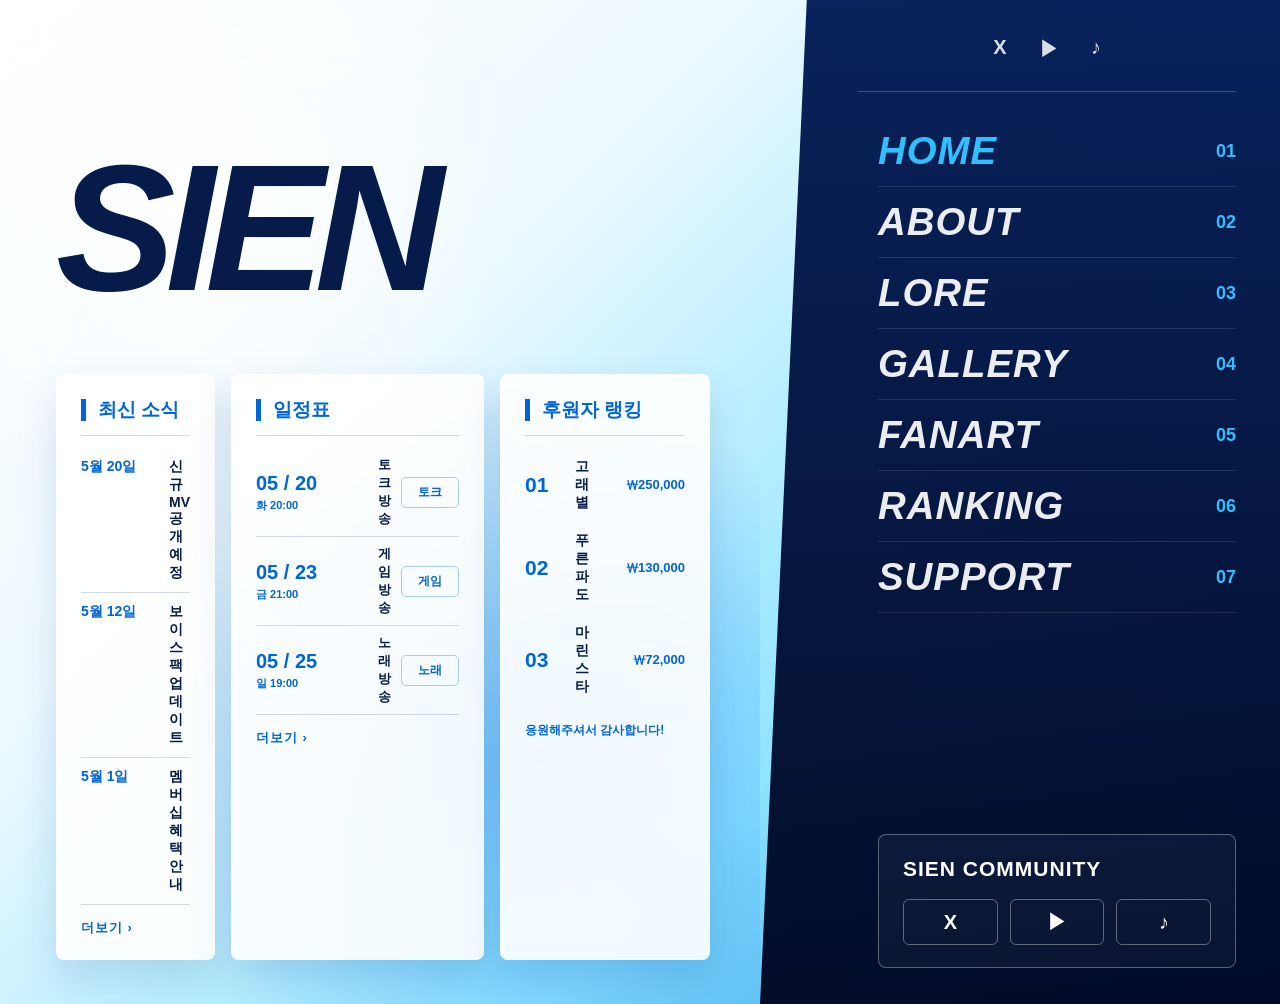
<file: index.html>
<!DOCTYPE html>
<html lang="ko">
<head>
  <meta charset="UTF-8" />
  <meta name="viewport" content="width=device-width, initial-scale=1.0" />

  <title>SIEN Official Site</title>

  <!-- 페이지 전환 물방울 애니메이션 CSS -->
  <link rel="stylesheet" href="transition.css" />

  <style>
    :root {
      --white: #f8fbff;
      --sky: #dff5ff;
      --cyan: #31bfff;
      --blue: #0065d8;
      --deep-blue: #061b4a;
      --navy: #020b24;
      --text: #071b46;
      --card: rgba(255, 255, 255, 0.9);
      --line: rgba(6, 27, 74, 0.16);
    }

    * {
      box-sizing: border-box;
    }

    html,
    body {
      margin: 0;
      min-height: 100%;
      font-family: Arial, Helvetica, sans-serif;
      color: var(--text);
    }

    body {
      background: linear-gradient(
        135deg,
        #ffffff 0%,
        #eefaff 32%,
        #8ee4ff 68%,
        #0074d9 100%
      );
      overflow-x: hidden;
    }

    a {
      text-decoration: none;
      color: inherit;
    }

    .page {
      min-height: 100vh;
      display: grid;
      grid-template-columns: minmax(0, 1fr) minmax(520px, 30vw);
    }

    .hero {
      position: relative;
      min-height: 100vh;
      padding: 42px 56px 44px;
      display: flex;
      flex-direction: column;
      justify-content: space-between;
      overflow: hidden;
    }

    .hero::before {
      content: "";
      position: absolute;
      inset: 0;
      background:
        radial-gradient(circle at 25% 20%, rgba(255,255,255,0.9), transparent 34%),
        radial-gradient(circle at 70% 75%, rgba(0,120,255,0.35), transparent 40%);
      pointer-events: none;
    }

    .hero-main {
      position: relative;
      z-index: 2;
      margin-top: 110px;
    }

    .hero-main h1 {
      margin: 0;
      font-size: clamp(110px, 14vw, 210px);
      line-height: 0.85;
      font-weight: 900;
      font-style: italic;
      letter-spacing: -10px;
      color: var(--deep-blue);
    }

    .cards {
      position: relative;
      z-index: 2;
      display: grid;
      grid-template-columns: 1.05fr 1.1fr 0.95fr;
      gap: 16px;
      margin-top: 70px;
    }

    .card {
      min-height: 200px;
      padding: 22px 24px;
      background: var(--card);
      border: 1px solid rgba(255,255,255,0.8);
      border-radius: 8px;
      box-shadow: 0 18px 40px rgba(3, 50, 112, 0.14);
      backdrop-filter: blur(10px);
    }

    .card-title {
      display: flex;
      align-items: center;
      gap: 12px;
      padding-bottom: 12px;
      border-bottom: 1px solid var(--line);
    }

    .card-title::before {
      content: "";
      width: 5px;
      height: 22px;
      background: var(--blue);
      display: block;
    }

    .card-title h2 {
      margin: 0;
      font-size: 19px;
      color: var(--blue);
    }

    .news-list,
    .schedule-list,
    .supporter-list {
      list-style: none;
      margin: 12px 0 0;
      padding: 0;
    }

    .news-list li {
      display: grid;
      grid-template-columns: 78px 1fr;
      gap: 10px;
      padding: 10px 0;
      border-bottom: 1px solid var(--line);
      font-size: 14px;
    }

    .news-list strong {
      color: var(--blue);
    }

    .news-list p {
      margin: 0;
      font-weight: 700;
    }

    .schedule-list li {
      display: grid;
      grid-template-columns: 112px 1fr 58px;
      align-items: center;
      gap: 10px;
      padding: 8px 0;
      border-bottom: 1px solid var(--line);
    }

    .date strong {
      display: block;
      color: var(--blue);
      font-size: 20px;
    }

    .date small {
      color: var(--blue);
      font-size: 11px;
      font-weight: 700;
    }

    .schedule-list p {
      margin: 0;
      font-size: 13px;
      font-weight: 800;
    }

    .schedule-list em {
      font-style: normal;
      text-align: center;
      padding: 6px 8px;
      border: 1px solid rgba(0,101,216,0.32);
      border-radius: 5px;
      color: var(--blue);
      font-size: 12px;
      font-weight: 800;
    }

    .supporter-list li {
      display: grid;
      grid-template-columns: 40px 1fr 86px;
      align-items: center;
      gap: 10px;
      padding: 10px 0;
    }

    .supporter-list strong {
      color: var(--blue);
      font-size: 21px;
    }

    .supporter-list p {
      margin: 0;
      font-size: 14px;
      font-weight: 800;
    }

    .supporter-list b {
      color: var(--blue);
      font-size: 13px;
      text-align: right;
    }

    .view-more {
      display: inline-block;
      margin-top: 14px;
      color: var(--blue);
      font-size: 13px;
      font-weight: 800;
      letter-spacing: 1px;
    }

    .thanks {
      margin: 16px 0 0;
      color: var(--blue);
      font-size: 12px;
      font-weight: 800;
    }

    .side-panel {
      position: relative;
      min-height: 100vh;
      padding: 36px 44px 36px 118px;
      color: white;
      background: linear-gradient(
        180deg,
        rgba(5, 30, 88, 0.98),
        rgba(1, 9, 37, 0.98)
      );
      clip-path: polygon(9% 0, 100% 0, 100% 100%, 0 100%);
      display: flex;
      flex-direction: column;
      justify-content: space-between;
    }

    .social {
      display: flex;
      justify-content: center;
      gap: 32px;
      padding-bottom: 28px;
      margin-left: -20px;
      border-bottom: 1px solid rgba(255,255,255,0.22);
      font-size: 20px;
      font-weight: 800;
    }

    .social a {
      transition: 0.2s;
      color: rgba(255,255,255,0.85);
    }

    .social a:hover {
      color: var(--cyan);
      transform: translateY(-3px);
    }

    .menu {
      margin-top: 24px;
    }

    .menu a {
      display: flex;
      align-items: center;
      justify-content: space-between;
      padding: 13px 0;
      border-bottom: 1px solid rgba(255,255,255,0.12);
      transition: 0.2s;
    }

    .menu span {
      font-size: clamp(30px, 3vw, 48px);
      font-weight: 900;
      font-style: italic;
      color: rgba(255,255,255,0.92);
      letter-spacing: 1px;
    }

    .menu small {
      color: var(--cyan);
      font-size: 18px;
      font-weight: 800;
    }

    .menu a.active span {
      color: var(--cyan);
    }

    .menu a:hover {
      transform: translateX(8px);
    }

    .menu a:hover span {
      color: var(--cyan);
    }

    .join-box {
      padding: 22px 24px;
      border: 1px solid rgba(255,255,255,0.32);
      border-radius: 8px;
      background: rgba(255,255,255,0.04);
    }

    .join-box h3 {
      margin: 0 0 18px;
      font-size: 21px;
      letter-spacing: 1px;
    }

    .join-icons {
      display: grid;
      grid-template-columns: repeat(3, 1fr);
      gap: 12px;
    }

    .join-icons a {
      height: 46px;
      display: grid;
      place-items: center;
      border: 1px solid rgba(255,255,255,0.35);
      border-radius: 6px;
      font-size: 20px;
      font-weight: 800;
      transition: 0.2s;
    }

    .join-icons a:hover {
      background: rgba(49,191,255,0.18);
      color: var(--cyan);
    }

    @media (max-width: 900px) {
      .page {
        grid-template-columns: 1fr;
      }

      .hero {
        min-height: auto;
        padding: 32px 24px;
      }

      .hero-main {
        margin-top: 60px;
      }

      .hero-main h1 {
        letter-spacing: -5px;
      }

      .cards {
        grid-template-columns: 1fr;
      }

      .side-panel {
        min-height: auto;
        clip-path: none;
        padding: 32px 24px;
      }

      .menu span {
        font-size: 36px;
      }

      .join-box {
        margin-top: 30px;
      }
    }
  </style>
</head>

<body>
  <main class="page">

    <section class="hero">
      <div class="hero-main">
        <h1>SIEN</h1>
      </div>

      <section class="cards">
        <article class="card">
          <div class="card-title">
            <h2>최신 소식</h2>
          </div>

          <ul class="news-list">
            <li>
              <strong>5월 20일</strong>
              <p>신규 MV 공개 예정</p>
            </li>
            <li>
              <strong>5월 12일</strong>
              <p>보이스팩 업데이트</p>
            </li>
            <li>
              <strong>5월 1일</strong>
              <p>멤버십 혜택 안내</p>
            </li>
          </ul>

          <a href="about.html" class="view-more">더보기 ›</a>
        </article>

        <article class="card">
          <div class="card-title">
            <h2>일정표</h2>
          </div>

          <ul class="schedule-list">
            <li>
              <div class="date">
                <strong>05 / 20</strong>
                <small>화 20:00</small>
              </div>
              <p>토크 방송</p>
              <em>토크</em>
            </li>

            <li>
              <div class="date">
                <strong>05 / 23</strong>
                <small>금 21:00</small>
              </div>
              <p>게임 방송</p>
              <em>게임</em>
            </li>

            <li>
              <div class="date">
                <strong>05 / 25</strong>
                <small>일 19:00</small>
              </div>
              <p>노래 방송</p>
              <em>노래</em>
            </li>
          </ul>

          <a href="about.html" class="view-more">더보기 ›</a>
        </article>

        <article class="card">
          <div class="card-title">
            <h2>후원자 랭킹</h2>
          </div>

          <ul class="supporter-list">
            <li>
              <strong>01</strong>
              <p>고래별</p>
              <b>₩250,000</b>
            </li>
            <li>
              <strong>02</strong>
              <p>푸른파도</p>
              <b>₩130,000</b>
            </li>
            <li>
              <strong>03</strong>
              <p>마린스타</p>
              <b>₩72,000</b>
            </li>
          </ul>

          <p class="thanks">응원해주셔서 감사합니다!</p>
        </article>
      </section>
    </section>

    <aside class="side-panel">
      <div>
        <div class="social">
          <a href="#" aria-label="X">X</a>
          <a href="#" aria-label="YouTube">▶</a>
          <a href="#" aria-label="TikTok">♪</a>
        </div>

        <nav class="menu">
          <a href="index.html" class="active">
            <span>HOME</span>
            <small>01</small>
          </a>
          <a href="about.html">
            <span>ABOUT</span>
            <small>02</small>
          </a>
          <a href="lore.html">
            <span>LORE</span>
            <small>03</small>
          </a>
          <a href="gallery.html">
            <span>GALLERY</span>
            <small>04</small>
          </a>
          <a href="fanart.html">
            <span>FANART</span>
            <small>05</small>
          </a>
          <a href="ranking.html">
            <span>RANKING</span>
            <small>06</small>
          </a>
          <a href="support.html">
            <span>SUPPORT</span>
            <small>07</small>
          </a>
        </nav>
      </div>

      <div class="join-box">
        <h3>SIEN COMMUNITY</h3>

        <div class="join-icons">
          <a href="#" aria-label="X">X</a>
          <a href="#" aria-label="YouTube">▶</a>
          <a href="#" aria-label="TikTok">♪</a>
        </div>
      </div>
    </aside>

  </main>

  <!-- 페이지 전환 물방울 애니메이션 JS -->
  <script src="transition.js"></script>
</body>
</html>
</file>
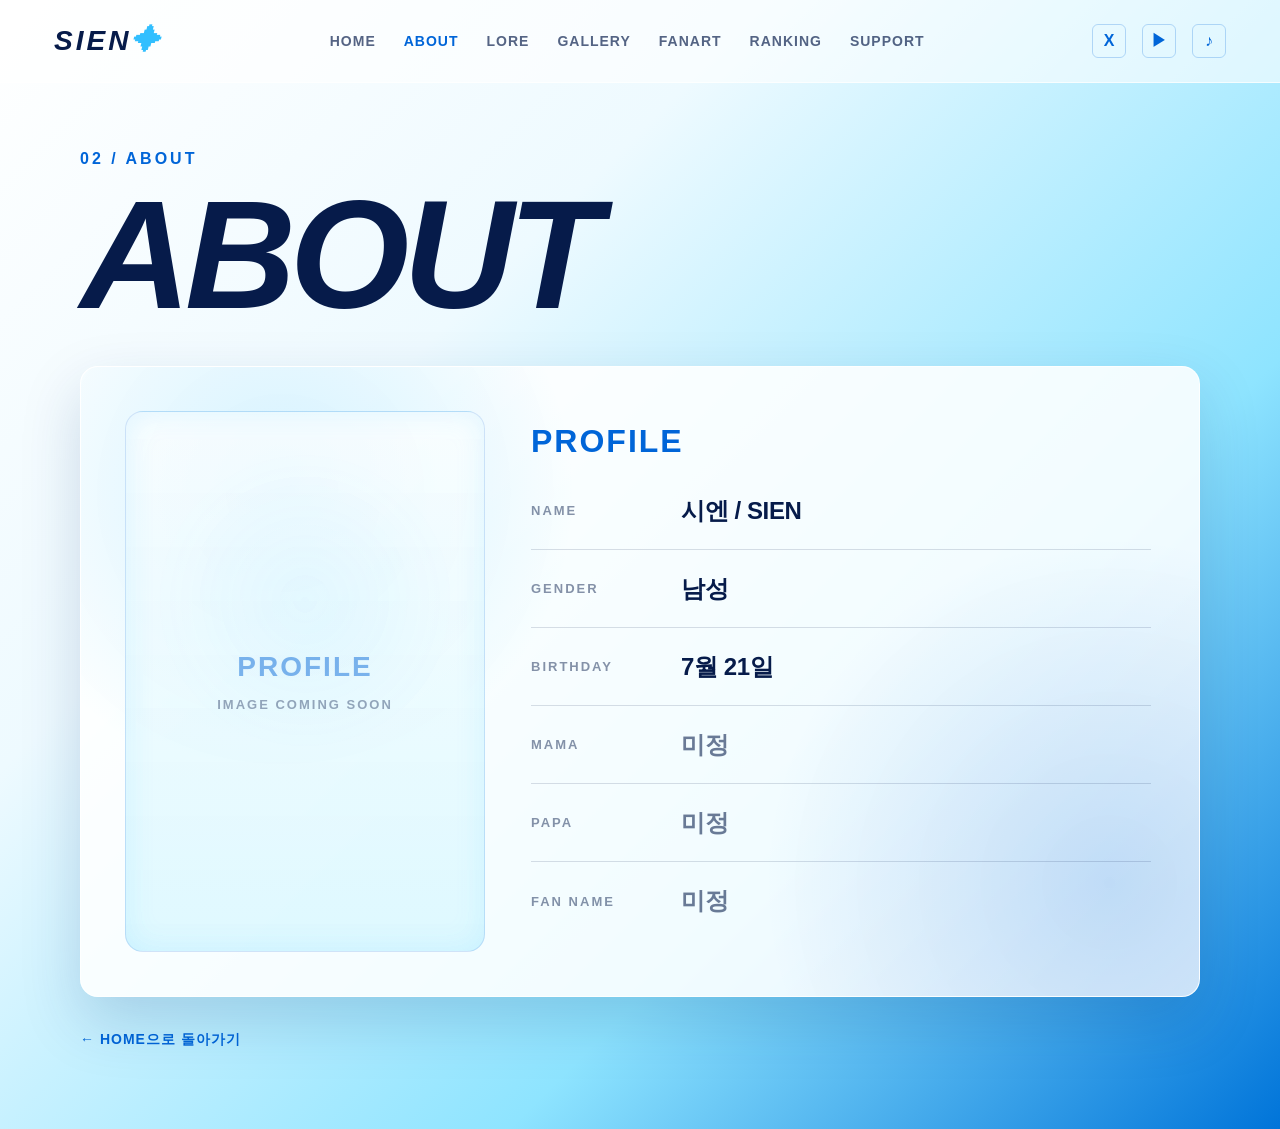
<file: about.html>
<!DOCTYPE html>
<html lang="ko">
<head>
  <meta charset="UTF-8" />
  <meta name="viewport" content="width=device-width, initial-scale=1.0" />

  <title>ABOUT | SIEN</title>

  <link rel="stylesheet" href="transition.css" />

  <style>
    :root {
      --cyan: #31bfff;
      --blue: #0065d8;
      --deep-blue: #061b4a;
      --text: #071b46;
      --card: rgba(255, 255, 255, 0.88);
      --line: rgba(6, 27, 74, 0.14);
    }

    * {
      box-sizing: border-box;
    }

    html,
    body {
      margin: 0;
      min-height: 100%;
      font-family: Arial, Helvetica, sans-serif;
      color: var(--text);
    }

    body {
      background: linear-gradient(
        135deg,
        #ffffff 0%,
        #eefaff 32%,
        #8ee4ff 68%,
        #0074d9 100%
      );
      overflow-x: hidden;
      animation: pageEnter 0.55s ease forwards;
    }

    a {
      text-decoration: none;
      color: inherit;
    }

    @keyframes pageEnter {
      from {
        opacity: 0;
        transform: translateY(24px);
      }

      to {
        opacity: 1;
        transform: translateY(0);
      }
    }

    .top-nav {
      position: fixed;
      top: 0;
      left: 0;
      z-index: 20;
      width: 100%;
      padding: 24px 54px;

      display: flex;
      justify-content: space-between;
      align-items: center;

      background: rgba(255, 255, 255, 0.58);
      border-bottom: 1px solid rgba(255, 255, 255, 0.7);
      backdrop-filter: blur(14px);
    }

    .logo {
      font-size: 28px;
      font-weight: 900;
      font-style: italic;
      letter-spacing: 3px;
      color: var(--deep-blue);
    }

    .logo span {
      color: var(--cyan);
    }

    .menu {
      display: flex;
      align-items: center;
      gap: 28px;
    }

    .menu a {
      font-size: 14px;
      font-weight: 900;
      letter-spacing: 1px;
      color: rgba(6, 27, 74, 0.68);
      transition: 0.2s;
    }

    .menu a:hover,
    .menu a.active {
      color: var(--blue);
    }

    .social {
      display: flex;
      gap: 16px;
    }

    .social a {
      width: 34px;
      height: 34px;
      display: grid;
      place-items: center;

      border: 1px solid rgba(0, 101, 216, 0.24);
      border-radius: 6px;

      color: var(--blue);
      font-weight: 900;
      transition: 0.2s;
    }

    .social a:hover {
      background: var(--blue);
      color: white;
      transform: translateY(-2px);
    }

    .page {
      min-height: 100vh;
      padding: 150px 72px 80px;
      display: flex;
      align-items: center;
      justify-content: center;
    }

    .content {
      width: min(1120px, 100%);
    }

    .page-label {
      margin-bottom: 18px;
      color: var(--blue);
      font-size: 16px;
      font-weight: 900;
      letter-spacing: 3px;
    }

    h1 {
      margin: 0;
      font-size: clamp(72px, 12vw, 170px);
      line-height: 0.9;
      font-weight: 900;
      font-style: italic;
      letter-spacing: -6px;
      color: var(--deep-blue);
    }

    .profile-card {
      margin-top: 42px;
      padding: 44px;

      display: grid;
      grid-template-columns: 360px 1fr;
      gap: 42px;
      align-items: stretch;

      background: var(--card);
      border: 1px solid rgba(255, 255, 255, 0.82);
      border-radius: 18px;
      box-shadow: 0 24px 60px rgba(3, 50, 112, 0.17);
      backdrop-filter: blur(12px);
      position: relative;
      overflow: hidden;
    }

    .profile-card::before {
      content: "";
      position: absolute;
      inset: 0;
      background:
        radial-gradient(circle at 18% 20%, rgba(49, 191, 255, 0.22), transparent 28%),
        radial-gradient(circle at 92% 82%, rgba(0, 101, 216, 0.18), transparent 30%);
      pointer-events: none;
    }

    .profile-image-box,
    .profile-info {
      position: relative;
      z-index: 1;
    }

    .profile-image-box {
      min-height: 460px;
      border-radius: 18px;
      border: 1px solid rgba(0, 101, 216, 0.18);
      background:
        linear-gradient(180deg, rgba(255, 255, 255, 0.72), rgba(213, 246, 255, 0.76)),
        radial-gradient(circle at 50% 35%, rgba(49, 191, 255, 0.22), transparent 38%);

      display: flex;
      align-items: center;
      justify-content: center;
      overflow: hidden;
      box-shadow: inset 0 0 30px rgba(49, 191, 255, 0.13);
    }

    .profile-image-box img {
      width: 100%;
      height: 100%;
      object-fit: cover;
      display: block;
    }

    .image-placeholder {
      text-align: center;
      color: rgba(6, 27, 74, 0.38);
      font-weight: 900;
      letter-spacing: 2px;
    }

    .image-placeholder strong {
      display: block;
      margin-bottom: 12px;
      font-size: 28px;
      color: rgba(0, 101, 216, 0.48);
    }

    .image-placeholder span {
      font-size: 13px;
    }

    .profile-info {
      padding: 12px 4px;
      display: flex;
      flex-direction: column;
      justify-content: center;
    }

    .profile-title {
      margin: 0 0 28px;
      color: var(--blue);
      font-size: 32px;
      font-weight: 900;
      letter-spacing: 2px;
    }

    .profile-list {
      display: grid;
      gap: 16px;
    }

    .profile-row {
      min-height: 62px;
      padding: 0 0 16px;
      display: grid;
      grid-template-columns: 150px 1fr;
      align-items: center;
      border-bottom: 1px solid var(--line);
    }

    .profile-row:last-child {
      border-bottom: none;
    }

    .profile-key {
      color: rgba(6, 27, 74, 0.48);
      font-size: 13px;
      font-weight: 900;
      letter-spacing: 2px;
    }

    .profile-value {
      color: var(--deep-blue);
      font-size: 24px;
      font-weight: 900;
      letter-spacing: -0.4px;
    }

    .profile-value.pending {
      color: rgba(6, 27, 74, 0.58);
    }

    .back-link {
      display: inline-block;
      margin-top: 34px;
      color: var(--blue);
      font-size: 14px;
      font-weight: 900;
      letter-spacing: 1px;
    }

    .back-link:hover {
      text-decoration: underline;
    }

    @media (max-width: 980px) {
      .top-nav {
        position: static;
        flex-direction: column;
        gap: 20px;
        padding: 24px;
      }

      .menu {
        flex-wrap: wrap;
        justify-content: center;
        gap: 16px;
      }

      .page {
        padding: 70px 24px;
      }

      h1 {
        letter-spacing: -3px;
      }

      .profile-card {
        grid-template-columns: 1fr;
        padding: 28px;
        gap: 28px;
      }

      .profile-image-box {
        min-height: 380px;
      }

      .profile-row {
        grid-template-columns: 120px 1fr;
      }

      .profile-value {
        font-size: 20px;
      }
    }

    @media (max-width: 560px) {
      .profile-card {
        padding: 22px;
      }

      .profile-row {
        grid-template-columns: 1fr;
        gap: 6px;
      }

      .profile-key {
        font-size: 12px;
      }

      .profile-value {
        font-size: 19px;
      }
    }
  </style>
</head>

<body>
  <header class="top-nav">
    <a href="index.html" class="logo">SIEN<span>✦</span></a>

    <nav class="menu">
      <a href="index.html">HOME</a>
      <a href="about.html" class="active">ABOUT</a>
      <a href="lore.html">LORE</a>
      <a href="gallery.html">GALLERY</a>
      <a href="fanart.html">FANART</a>
      <a href="ranking.html">RANKING</a>
      <a href="support.html">SUPPORT</a>
    </nav>

    <div class="social">
      <a href="#" aria-label="X">X</a>
      <a href="#" aria-label="YouTube">▶</a>
      <a href="#" aria-label="TikTok">♪</a>
    </div>
  </header>

  <main class="page">
    <section class="content">
      <div class="page-label">02 / ABOUT</div>
      <h1>ABOUT</h1>

      <div class="profile-card">
        <div class="profile-image-box">
          <!-- 프로필 이미지가 생기면 아래 주석을 풀고 이미지 파일명을 맞춰줘 -->
          <!-- <img src="profile.png" alt="SIEN 프로필 이미지" /> -->

          <div class="image-placeholder">
            <strong>PROFILE</strong>
            <span>IMAGE COMING SOON</span>
          </div>
        </div>

        <div class="profile-info">
          <h2 class="profile-title">PROFILE</h2>

          <div class="profile-list">
            <div class="profile-row">
              <div class="profile-key">NAME</div>
              <div class="profile-value">시엔 / SIEN</div>
            </div>

            <div class="profile-row">
              <div class="profile-key">GENDER</div>
              <div class="profile-value">남성</div>
            </div>

            <div class="profile-row">
              <div class="profile-key">BIRTHDAY</div>
              <div class="profile-value">7월 21일</div>
            </div>

            <div class="profile-row">
              <div class="profile-key">MAMA</div>
              <div class="profile-value pending">미정</div>
            </div>

            <div class="profile-row">
              <div class="profile-key">PAPA</div>
              <div class="profile-value pending">미정</div>
            </div>

            <div class="profile-row">
              <div class="profile-key">FAN NAME</div>
              <div class="profile-value pending">미정</div>
            </div>
          </div>
        </div>
      </div>

      <a href="index.html" class="back-link">← HOME으로 돌아가기</a>
    </section>
  </main>

  <script src="transition.js"></script>
</body>
</html>
</file>
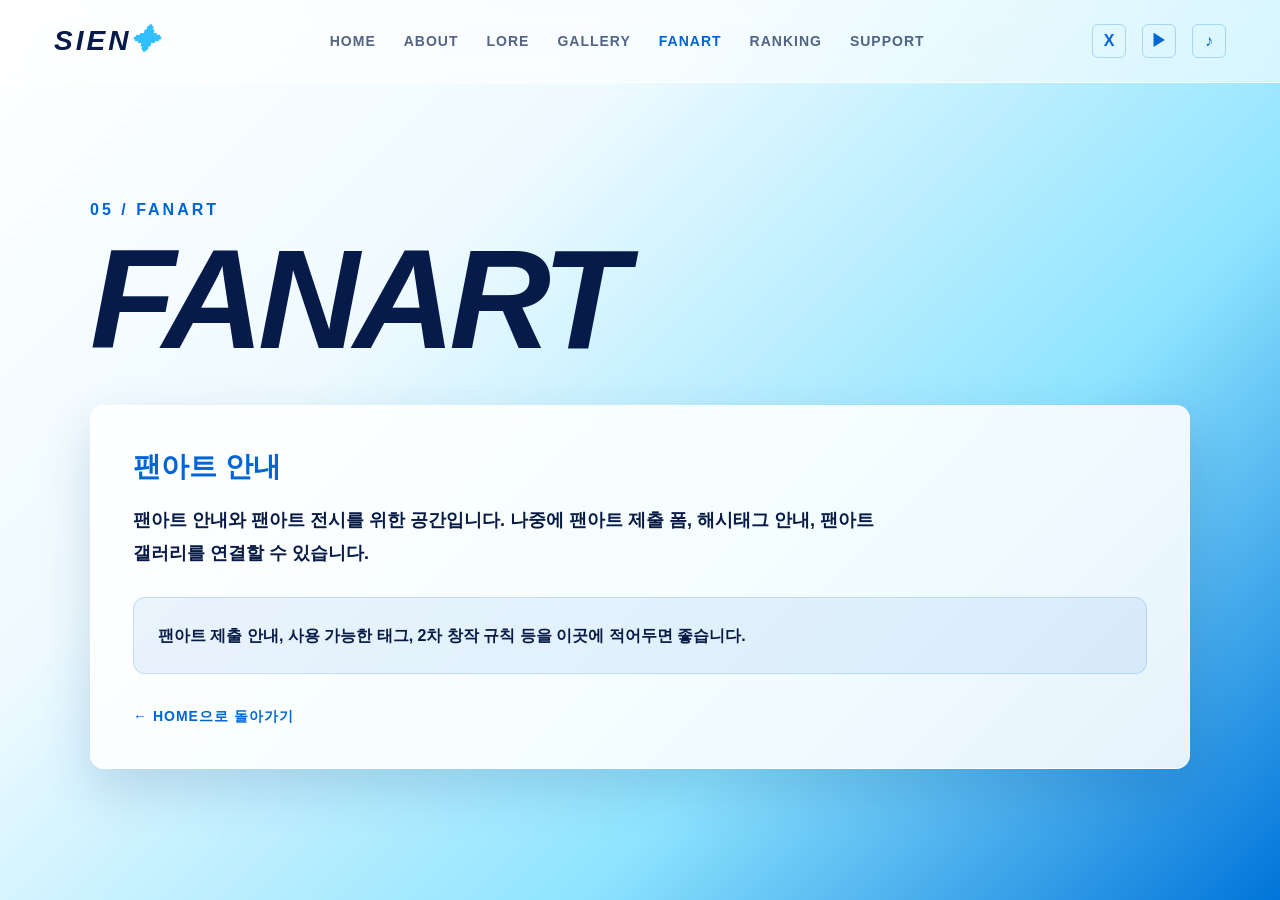
<file: fanart.html>
<!DOCTYPE html>
<html lang="ko">
<head>
  <meta charset="UTF-8" />
  <meta name="viewport" content="width=device-width, initial-scale=1.0" />

  <title>FANART | SIEN</title>

  
  <link rel="stylesheet" href="transition.css" />
<style>
    :root {
      --cyan: #31bfff;
      --blue: #0065d8;
      --deep-blue: #061b4a;
      --text: #071b46;
      --card: rgba(255, 255, 255, 0.88);
      --line: rgba(6, 27, 74, 0.14);
    }

    * {
      box-sizing: border-box;
    }

    html,
    body {
      margin: 0;
      min-height: 100%;
      font-family: Arial, Helvetica, sans-serif;
      color: var(--text);
    }

    body {
      background: linear-gradient(
        135deg,
        #ffffff 0%,
        #eefaff 32%,
        #8ee4ff 68%,
        #0074d9 100%
      );
      overflow-x: hidden;
      animation: pageEnter 0.55s ease forwards;
    }

    body.is-leaving {
      animation: pageLeave 0.35s ease forwards;
    }

    a {
      text-decoration: none;
      color: inherit;
    }

    @keyframes pageEnter {
      from {
        opacity: 0;
        transform: translateY(24px);
      }

      to {
        opacity: 1;
        transform: translateY(0);
      }
    }

    @keyframes pageLeave {
      from {
        opacity: 1;
        transform: translateY(0);
      }

      to {
        opacity: 0;
        transform: translateY(-18px);
      }
    }

    .top-nav {
      position: fixed;
      top: 0;
      left: 0;
      z-index: 20;
      width: 100%;
      padding: 24px 54px;

      display: flex;
      justify-content: space-between;
      align-items: center;

      background: rgba(255, 255, 255, 0.58);
      border-bottom: 1px solid rgba(255, 255, 255, 0.7);
      backdrop-filter: blur(14px);
    }

    .logo {
      font-size: 28px;
      font-weight: 900;
      font-style: italic;
      letter-spacing: 3px;
      color: var(--deep-blue);
    }

    .logo span {
      color: var(--cyan);
    }

    .menu {
      display: flex;
      align-items: center;
      gap: 28px;
    }

    .menu a {
      font-size: 14px;
      font-weight: 900;
      letter-spacing: 1px;
      color: rgba(6, 27, 74, 0.68);
      transition: 0.2s;
    }

    .menu a:hover,
    .menu a.active {
      color: var(--blue);
    }

    .social {
      display: flex;
      gap: 16px;
    }

    .social a {
      width: 34px;
      height: 34px;
      display: grid;
      place-items: center;

      border: 1px solid rgba(0, 101, 216, 0.24);
      border-radius: 6px;

      color: var(--blue);
      font-weight: 900;
      transition: 0.2s;
    }

    .social a:hover {
      background: var(--blue);
      color: white;
      transform: translateY(-2px);
    }

    .page {
      min-height: 100vh;
      padding: 150px 72px 80px;
      display: flex;
      align-items: center;
      justify-content: center;
    }

    .content {
      width: min(1100px, 100%);
    }

    .page-label {
      margin-bottom: 18px;
      color: var(--blue);
      font-size: 16px;
      font-weight: 900;
      letter-spacing: 3px;
    }

    h1 {
      margin: 0;
      font-size: clamp(68px, 11vw, 160px);
      line-height: 0.9;
      font-weight: 900;
      font-style: italic;
      letter-spacing: -6px;
      color: var(--deep-blue);
    }

    .content-card {
      margin-top: 42px;
      padding: 42px;

      background: var(--card);
      border: 1px solid rgba(255, 255, 255, 0.8);
      border-radius: 14px;
      box-shadow: 0 20px 50px rgba(3, 50, 112, 0.16);
      backdrop-filter: blur(12px);
    }

    .content-card h2 {
      margin: 0 0 18px;
      font-size: 28px;
      color: var(--blue);
    }

    .content-card p {
      margin: 0;
      max-width: 760px;
      font-size: 18px;
      line-height: 1.8;
      font-weight: 600;
    }

    .notice {
      margin-top: 28px;
      padding: 24px;
      border-radius: 12px;
      background: rgba(0, 101, 216, 0.08);
      border: 1px solid rgba(0, 101, 216, 0.16);
      font-weight: 700;
      line-height: 1.7;
    }

    .back-link {
      display: inline-block;
      margin-top: 34px;
      color: var(--blue);
      font-size: 14px;
      font-weight: 900;
      letter-spacing: 1px;
    }

    @media (max-width: 900px) {
      .top-nav {
        position: static;
        flex-direction: column;
        gap: 20px;
        padding: 24px;
      }

      .menu {
        flex-wrap: wrap;
        justify-content: center;
        gap: 16px;
      }

      .page {
        padding: 70px 24px;
      }

      h1 {
        letter-spacing: -3px;
      }

      .content-card {
        padding: 28px;
      }
    }
  </style>
</head>

<body>
  <header class="top-nav">
    <a href="index.html" class="logo">SIEN<span>✦</span></a>

    <nav class="menu">
      <a href="index.html">HOME</a>
      <a href="about.html">ABOUT</a>
      <a href="lore.html">LORE</a>
      <a href="gallery.html">GALLERY</a>
      <a href="fanart.html" class="active">FANART</a>
      <a href="ranking.html">RANKING</a>
      <a href="support.html">SUPPORT</a>
    </nav>

    <div class="social">
      <a href="#" aria-label="X">X</a>
      <a href="#" aria-label="YouTube">▶</a>
      <a href="#" aria-label="TikTok">♪</a>
    </div>
  </header>

  <main class="page">
    <section class="content">
      <div class="page-label">05 / FANART</div>
      <h1>FANART</h1>

      <div class="content-card">
        <h2>팬아트 안내</h2>
        <p>
          팬아트 안내와 팬아트 전시를 위한 공간입니다.
          나중에 팬아트 제출 폼, 해시태그 안내, 팬아트 갤러리를 연결할 수 있습니다.
        </p>

        <div class="notice">
          팬아트 제출 안내, 사용 가능한 태그, 2차 창작 규칙 등을 이곳에 적어두면 좋습니다.
        </div>

        <a href="index.html" class="back-link">← HOME으로 돌아가기</a>
      </div>
    </section>
  </main>
  <script src="transition.js"></script>
</body>
</html>
</file>
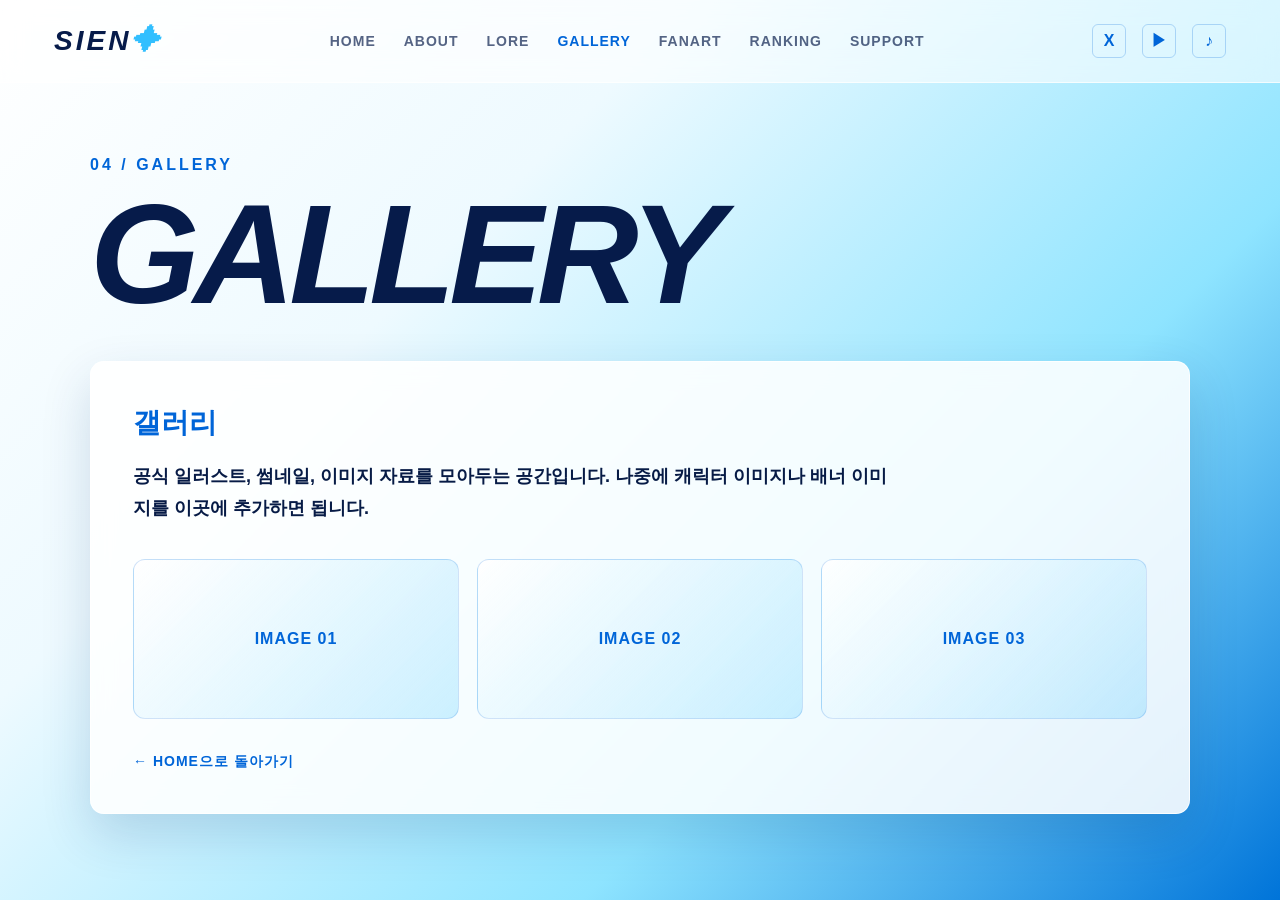
<file: gallery.html>
<!DOCTYPE html>
<html lang="ko">
<head>
  <meta charset="UTF-8" />
  <meta name="viewport" content="width=device-width, initial-scale=1.0" />

  <title>GALLERY | SIEN</title>

  
  <link rel="stylesheet" href="transition.css" />
<style>
    :root {
      --cyan: #31bfff;
      --blue: #0065d8;
      --deep-blue: #061b4a;
      --text: #071b46;
      --card: rgba(255, 255, 255, 0.88);
      --line: rgba(6, 27, 74, 0.14);
    }

    * {
      box-sizing: border-box;
    }

    html,
    body {
      margin: 0;
      min-height: 100%;
      font-family: Arial, Helvetica, sans-serif;
      color: var(--text);
    }

    body {
      background: linear-gradient(
        135deg,
        #ffffff 0%,
        #eefaff 32%,
        #8ee4ff 68%,
        #0074d9 100%
      );
      overflow-x: hidden;
      animation: pageEnter 0.55s ease forwards;
    }

    body.is-leaving {
      animation: pageLeave 0.35s ease forwards;
    }

    a {
      text-decoration: none;
      color: inherit;
    }

    @keyframes pageEnter {
      from {
        opacity: 0;
        transform: translateY(24px);
      }

      to {
        opacity: 1;
        transform: translateY(0);
      }
    }

    @keyframes pageLeave {
      from {
        opacity: 1;
        transform: translateY(0);
      }

      to {
        opacity: 0;
        transform: translateY(-18px);
      }
    }

    .top-nav {
      position: fixed;
      top: 0;
      left: 0;
      z-index: 20;
      width: 100%;
      padding: 24px 54px;

      display: flex;
      justify-content: space-between;
      align-items: center;

      background: rgba(255, 255, 255, 0.58);
      border-bottom: 1px solid rgba(255, 255, 255, 0.7);
      backdrop-filter: blur(14px);
    }

    .logo {
      font-size: 28px;
      font-weight: 900;
      font-style: italic;
      letter-spacing: 3px;
      color: var(--deep-blue);
    }

    .logo span {
      color: var(--cyan);
    }

    .menu {
      display: flex;
      align-items: center;
      gap: 28px;
    }

    .menu a {
      font-size: 14px;
      font-weight: 900;
      letter-spacing: 1px;
      color: rgba(6, 27, 74, 0.68);
      transition: 0.2s;
    }

    .menu a:hover,
    .menu a.active {
      color: var(--blue);
    }

    .social {
      display: flex;
      gap: 16px;
    }

    .social a {
      width: 34px;
      height: 34px;
      display: grid;
      place-items: center;

      border: 1px solid rgba(0, 101, 216, 0.24);
      border-radius: 6px;

      color: var(--blue);
      font-weight: 900;
      transition: 0.2s;
    }

    .social a:hover {
      background: var(--blue);
      color: white;
      transform: translateY(-2px);
    }

    .page {
      min-height: 100vh;
      padding: 150px 72px 80px;
      display: flex;
      align-items: center;
      justify-content: center;
    }

    .content {
      width: min(1100px, 100%);
    }

    .page-label {
      margin-bottom: 18px;
      color: var(--blue);
      font-size: 16px;
      font-weight: 900;
      letter-spacing: 3px;
    }

    h1 {
      margin: 0;
      font-size: clamp(68px, 11vw, 160px);
      line-height: 0.9;
      font-weight: 900;
      font-style: italic;
      letter-spacing: -6px;
      color: var(--deep-blue);
    }

    .content-card {
      margin-top: 42px;
      padding: 42px;

      background: var(--card);
      border: 1px solid rgba(255, 255, 255, 0.8);
      border-radius: 14px;
      box-shadow: 0 20px 50px rgba(3, 50, 112, 0.16);
      backdrop-filter: blur(12px);
    }

    .content-card h2 {
      margin: 0 0 18px;
      font-size: 28px;
      color: var(--blue);
    }

    .content-card p {
      margin: 0;
      max-width: 760px;
      font-size: 18px;
      line-height: 1.8;
      font-weight: 600;
    }

    .gallery-grid {
      margin-top: 34px;
      display: grid;
      grid-template-columns: repeat(3, 1fr);
      gap: 18px;
    }

    .gallery-item {
      height: 160px;
      border-radius: 12px;
      border: 1px solid rgba(0, 101, 216, 0.18);
      background: linear-gradient(
        135deg,
        rgba(255, 255, 255, 0.9),
        rgba(49, 191, 255, 0.22)
      );
      display: grid;
      place-items: center;
      color: var(--blue);
      font-weight: 900;
      letter-spacing: 1px;
    }

    .back-link {
      display: inline-block;
      margin-top: 34px;
      color: var(--blue);
      font-size: 14px;
      font-weight: 900;
      letter-spacing: 1px;
    }

    @media (max-width: 900px) {
      .top-nav {
        position: static;
        flex-direction: column;
        gap: 20px;
        padding: 24px;
      }

      .menu {
        flex-wrap: wrap;
        justify-content: center;
        gap: 16px;
      }

      .page {
        padding: 70px 24px;
      }

      h1 {
        letter-spacing: -3px;
      }

      .content-card {
        padding: 28px;
      }

      .gallery-grid {
        grid-template-columns: 1fr;
      }
    }
  </style>
</head>

<body>
  <header class="top-nav">
    <a href="index.html" class="logo">SIEN<span>✦</span></a>

    <nav class="menu">
      <a href="index.html">HOME</a>
      <a href="about.html">ABOUT</a>
      <a href="lore.html">LORE</a>
      <a href="gallery.html" class="active">GALLERY</a>
      <a href="fanart.html">FANART</a>
      <a href="ranking.html">RANKING</a>
      <a href="support.html">SUPPORT</a>
    </nav>

    <div class="social">
      <a href="#" aria-label="X">X</a>
      <a href="#" aria-label="YouTube">▶</a>
      <a href="#" aria-label="TikTok">♪</a>
    </div>
  </header>

  <main class="page">
    <section class="content">
      <div class="page-label">04 / GALLERY</div>
      <h1>GALLERY</h1>

      <div class="content-card">
        <h2>갤러리</h2>
        <p>
          공식 일러스트, 썸네일, 이미지 자료를 모아두는 공간입니다.
          나중에 캐릭터 이미지나 배너 이미지를 이곳에 추가하면 됩니다.
        </p>

        <div class="gallery-grid">
          <div class="gallery-item">IMAGE 01</div>
          <div class="gallery-item">IMAGE 02</div>
          <div class="gallery-item">IMAGE 03</div>
        </div>

        <a href="index.html" class="back-link">← HOME으로 돌아가기</a>
      </div>
    </section>
  </main>
  <script src="transition.js"></script>
</body>
</html>
</file>
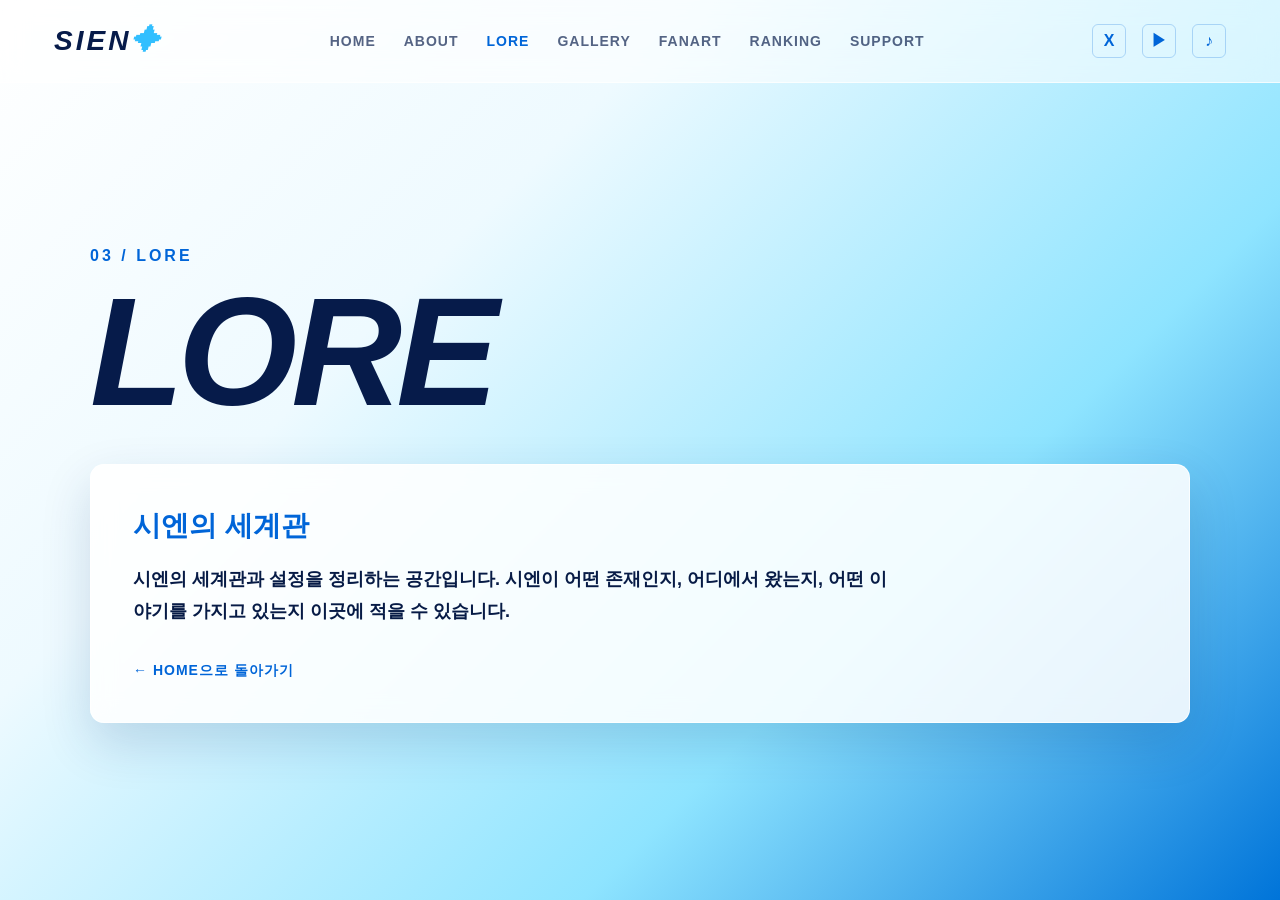
<file: lore.html>
<!DOCTYPE html>
<html lang="ko">
<head>
  <meta charset="UTF-8" />
  <meta name="viewport" content="width=device-width, initial-scale=1.0" />

  <title>LORE | SIEN</title>

  
  <link rel="stylesheet" href="transition.css" />
<style>
    :root {
      --cyan: #31bfff;
      --blue: #0065d8;
      --deep-blue: #061b4a;
      --text: #071b46;
      --card: rgba(255, 255, 255, 0.88);
      --line: rgba(6, 27, 74, 0.14);
    }

    * {
      box-sizing: border-box;
    }

    html,
    body {
      margin: 0;
      min-height: 100%;
      font-family: Arial, Helvetica, sans-serif;
      color: var(--text);
    }

    body {
      background: linear-gradient(
        135deg,
        #ffffff 0%,
        #eefaff 32%,
        #8ee4ff 68%,
        #0074d9 100%
      );
      overflow-x: hidden;
      animation: pageEnter 0.55s ease forwards;
    }

    body.is-leaving {
      animation: pageLeave 0.35s ease forwards;
    }

    a {
      text-decoration: none;
      color: inherit;
    }

    @keyframes pageEnter {
      from {
        opacity: 0;
        transform: translateY(24px);
      }

      to {
        opacity: 1;
        transform: translateY(0);
      }
    }

    @keyframes pageLeave {
      from {
        opacity: 1;
        transform: translateY(0);
      }

      to {
        opacity: 0;
        transform: translateY(-18px);
      }
    }

    .top-nav {
      position: fixed;
      top: 0;
      left: 0;
      z-index: 20;
      width: 100%;
      padding: 24px 54px;

      display: flex;
      justify-content: space-between;
      align-items: center;

      background: rgba(255, 255, 255, 0.58);
      border-bottom: 1px solid rgba(255, 255, 255, 0.7);
      backdrop-filter: blur(14px);
    }

    .logo {
      font-size: 28px;
      font-weight: 900;
      font-style: italic;
      letter-spacing: 3px;
      color: var(--deep-blue);
    }

    .logo span {
      color: var(--cyan);
    }

    .menu {
      display: flex;
      align-items: center;
      gap: 28px;
    }

    .menu a {
      font-size: 14px;
      font-weight: 900;
      letter-spacing: 1px;
      color: rgba(6, 27, 74, 0.68);
      transition: 0.2s;
    }

    .menu a:hover,
    .menu a.active {
      color: var(--blue);
    }

    .social {
      display: flex;
      gap: 16px;
    }

    .social a {
      width: 34px;
      height: 34px;
      display: grid;
      place-items: center;

      border: 1px solid rgba(0, 101, 216, 0.24);
      border-radius: 6px;

      color: var(--blue);
      font-weight: 900;
      transition: 0.2s;
    }

    .social a:hover {
      background: var(--blue);
      color: white;
      transform: translateY(-2px);
    }

    .page {
      min-height: 100vh;
      padding: 150px 72px 80px;
      display: flex;
      align-items: center;
      justify-content: center;
    }

    .content {
      width: min(1100px, 100%);
    }

    .page-label {
      margin-bottom: 18px;
      color: var(--blue);
      font-size: 16px;
      font-weight: 900;
      letter-spacing: 3px;
    }

    h1 {
      margin: 0;
      font-size: clamp(72px, 12vw, 180px);
      line-height: 0.9;
      font-weight: 900;
      font-style: italic;
      letter-spacing: -6px;
      color: var(--deep-blue);
    }

    .content-card {
      margin-top: 42px;
      padding: 42px;

      background: var(--card);
      border: 1px solid rgba(255, 255, 255, 0.8);
      border-radius: 14px;
      box-shadow: 0 20px 50px rgba(3, 50, 112, 0.16);
      backdrop-filter: blur(12px);
    }

    .content-card h2 {
      margin: 0 0 18px;
      font-size: 28px;
      color: var(--blue);
    }

    .content-card p {
      margin: 0;
      max-width: 760px;
      font-size: 18px;
      line-height: 1.8;
      font-weight: 600;
    }

    .back-link {
      display: inline-block;
      margin-top: 34px;
      color: var(--blue);
      font-size: 14px;
      font-weight: 900;
      letter-spacing: 1px;
    }

    @media (max-width: 900px) {
      .top-nav {
        position: static;
        flex-direction: column;
        gap: 20px;
        padding: 24px;
      }

      .menu {
        flex-wrap: wrap;
        justify-content: center;
        gap: 16px;
      }

      .page {
        padding: 70px 24px;
      }

      h1 {
        letter-spacing: -3px;
      }

      .content-card {
        padding: 28px;
      }
    }
  </style>
</head>

<body>
  <header class="top-nav">
    <a href="index.html" class="logo">SIEN<span>✦</span></a>

    <nav class="menu">
      <a href="index.html">HOME</a>
      <a href="about.html">ABOUT</a>
      <a href="lore.html" class="active">LORE</a>
      <a href="gallery.html">GALLERY</a>
      <a href="fanart.html">FANART</a>
      <a href="ranking.html">RANKING</a>
      <a href="support.html">SUPPORT</a>
    </nav>

    <div class="social">
      <a href="#" aria-label="X">X</a>
      <a href="#" aria-label="YouTube">▶</a>
      <a href="#" aria-label="TikTok">♪</a>
    </div>
  </header>

  <main class="page">
    <section class="content">
      <div class="page-label">03 / LORE</div>
      <h1>LORE</h1>

      <div class="content-card">
        <h2>시엔의 세계관</h2>
        <p>
          시엔의 세계관과 설정을 정리하는 공간입니다.
          시엔이 어떤 존재인지, 어디에서 왔는지, 어떤 이야기를 가지고 있는지 이곳에 적을 수 있습니다.
        </p>

        <a href="index.html" class="back-link">← HOME으로 돌아가기</a>
      </div>
    </section>
  </main>
  <script src="transition.js"></script>
</body>
</html>
</file>
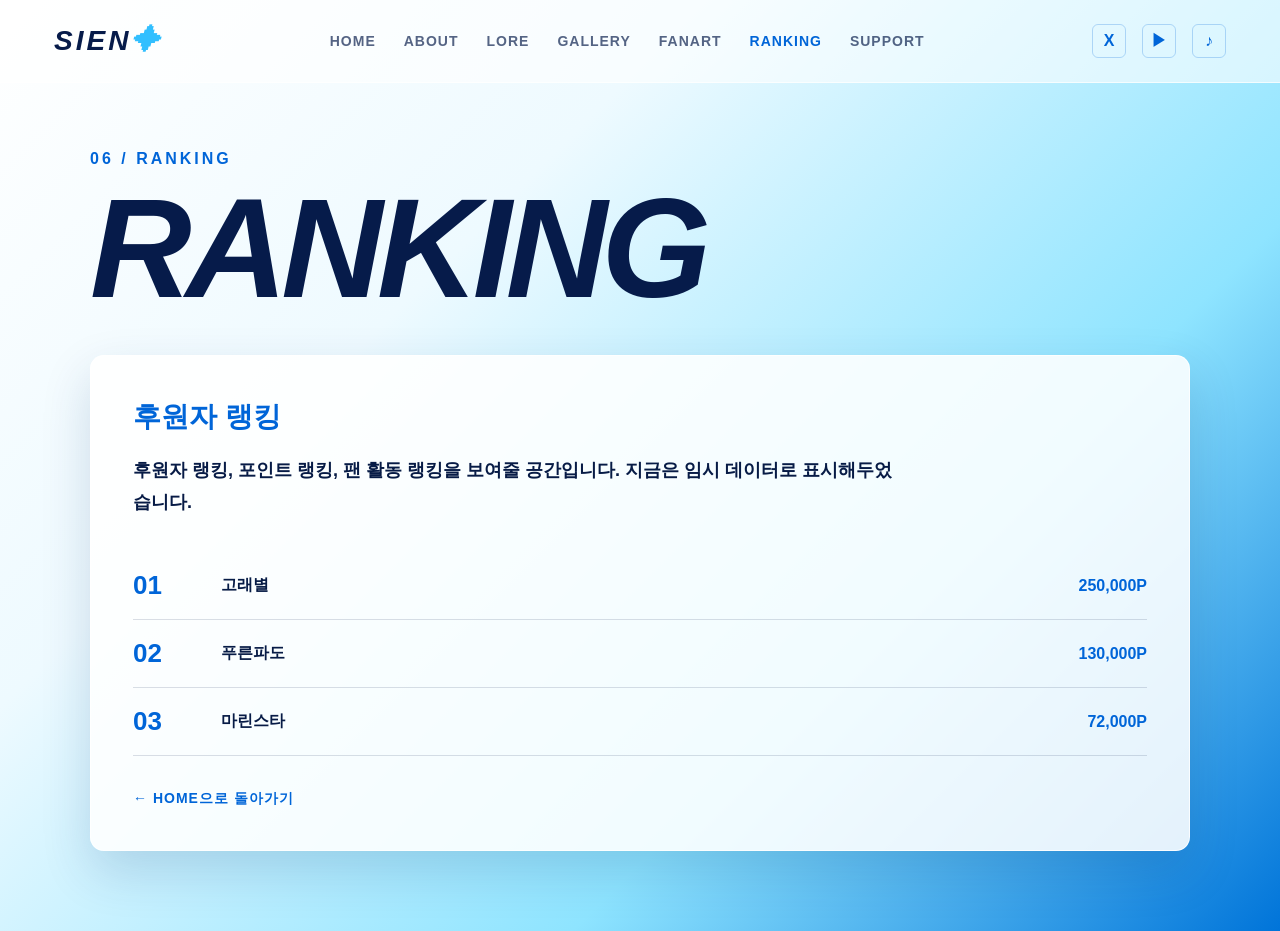
<file: ranking.html>
<!DOCTYPE html>
<html lang="ko">
<head>
  <meta charset="UTF-8" />
  <meta name="viewport" content="width=device-width, initial-scale=1.0" />

  <title>RANKING | SIEN</title>

  
  <link rel="stylesheet" href="transition.css" />
<style>
    :root {
      --cyan: #31bfff;
      --blue: #0065d8;
      --deep-blue: #061b4a;
      --text: #071b46;
      --card: rgba(255, 255, 255, 0.88);
      --line: rgba(6, 27, 74, 0.14);
    }

    * {
      box-sizing: border-box;
    }

    html,
    body {
      margin: 0;
      min-height: 100%;
      font-family: Arial, Helvetica, sans-serif;
      color: var(--text);
    }

    body {
      background: linear-gradient(
        135deg,
        #ffffff 0%,
        #eefaff 32%,
        #8ee4ff 68%,
        #0074d9 100%
      );
      overflow-x: hidden;
      animation: pageEnter 0.55s ease forwards;
    }

    body.is-leaving {
      animation: pageLeave 0.35s ease forwards;
    }

    a {
      text-decoration: none;
      color: inherit;
    }

    @keyframes pageEnter {
      from {
        opacity: 0;
        transform: translateY(24px);
      }

      to {
        opacity: 1;
        transform: translateY(0);
      }
    }

    @keyframes pageLeave {
      from {
        opacity: 1;
        transform: translateY(0);
      }

      to {
        opacity: 0;
        transform: translateY(-18px);
      }
    }

    .top-nav {
      position: fixed;
      top: 0;
      left: 0;
      z-index: 20;
      width: 100%;
      padding: 24px 54px;

      display: flex;
      justify-content: space-between;
      align-items: center;

      background: rgba(255, 255, 255, 0.58);
      border-bottom: 1px solid rgba(255, 255, 255, 0.7);
      backdrop-filter: blur(14px);
    }

    .logo {
      font-size: 28px;
      font-weight: 900;
      font-style: italic;
      letter-spacing: 3px;
      color: var(--deep-blue);
    }

    .logo span {
      color: var(--cyan);
    }

    .menu {
      display: flex;
      align-items: center;
      gap: 28px;
    }

    .menu a {
      font-size: 14px;
      font-weight: 900;
      letter-spacing: 1px;
      color: rgba(6, 27, 74, 0.68);
      transition: 0.2s;
    }

    .menu a:hover,
    .menu a.active {
      color: var(--blue);
    }

    .social {
      display: flex;
      gap: 16px;
    }

    .social a {
      width: 34px;
      height: 34px;
      display: grid;
      place-items: center;

      border: 1px solid rgba(0, 101, 216, 0.24);
      border-radius: 6px;

      color: var(--blue);
      font-weight: 900;
      transition: 0.2s;
    }

    .social a:hover {
      background: var(--blue);
      color: white;
      transform: translateY(-2px);
    }

    .page {
      min-height: 100vh;
      padding: 150px 72px 80px;
      display: flex;
      align-items: center;
      justify-content: center;
    }

    .content {
      width: min(1100px, 100%);
    }

    .page-label {
      margin-bottom: 18px;
      color: var(--blue);
      font-size: 16px;
      font-weight: 900;
      letter-spacing: 3px;
    }

    h1 {
      margin: 0;
      font-size: clamp(68px, 11vw, 160px);
      line-height: 0.9;
      font-weight: 900;
      font-style: italic;
      letter-spacing: -6px;
      color: var(--deep-blue);
    }

    .content-card {
      margin-top: 42px;
      padding: 42px;

      background: var(--card);
      border: 1px solid rgba(255, 255, 255, 0.8);
      border-radius: 14px;
      box-shadow: 0 20px 50px rgba(3, 50, 112, 0.16);
      backdrop-filter: blur(12px);
    }

    .content-card h2 {
      margin: 0 0 18px;
      font-size: 28px;
      color: var(--blue);
    }

    .content-card p {
      margin: 0;
      max-width: 760px;
      font-size: 18px;
      line-height: 1.8;
      font-weight: 600;
    }

    .ranking-list {
      list-style: none;
      padding: 0;
      margin: 34px 0 0;
    }

    .ranking-list li {
      display: grid;
      grid-template-columns: 70px 1fr 130px;
      align-items: center;
      gap: 18px;
      padding: 18px 0;
      border-bottom: 1px solid var(--line);
      font-weight: 800;
    }

    .ranking-list strong {
      color: var(--blue);
      font-size: 26px;
    }

    .ranking-list b {
      color: var(--blue);
      text-align: right;
    }

    .back-link {
      display: inline-block;
      margin-top: 34px;
      color: var(--blue);
      font-size: 14px;
      font-weight: 900;
      letter-spacing: 1px;
    }

    @media (max-width: 900px) {
      .top-nav {
        position: static;
        flex-direction: column;
        gap: 20px;
        padding: 24px;
      }

      .menu {
        flex-wrap: wrap;
        justify-content: center;
        gap: 16px;
      }

      .page {
        padding: 70px 24px;
      }

      h1 {
        letter-spacing: -3px;
      }

      .content-card {
        padding: 28px;
      }

      .ranking-list li {
        grid-template-columns: 1fr;
      }

      .ranking-list b {
        text-align: left;
      }
    }
  </style>
</head>

<body>
  <header class="top-nav">
    <a href="index.html" class="logo">SIEN<span>✦</span></a>

    <nav class="menu">
      <a href="index.html">HOME</a>
      <a href="about.html">ABOUT</a>
      <a href="lore.html">LORE</a>
      <a href="gallery.html">GALLERY</a>
      <a href="fanart.html">FANART</a>
      <a href="ranking.html" class="active">RANKING</a>
      <a href="support.html">SUPPORT</a>
    </nav>

    <div class="social">
      <a href="#" aria-label="X">X</a>
      <a href="#" aria-label="YouTube">▶</a>
      <a href="#" aria-label="TikTok">♪</a>
    </div>
  </header>

  <main class="page">
    <section class="content">
      <div class="page-label">06 / RANKING</div>
      <h1>RANKING</h1>

      <div class="content-card">
        <h2>후원자 랭킹</h2>
        <p>
          후원자 랭킹, 포인트 랭킹, 팬 활동 랭킹을 보여줄 공간입니다.
          지금은 임시 데이터로 표시해두었습니다.
        </p>

        <ul class="ranking-list">
          <li>
            <strong>01</strong>
            <span>고래별</span>
            <b>250,000P</b>
          </li>
          <li>
            <strong>02</strong>
            <span>푸른파도</span>
            <b>130,000P</b>
          </li>
          <li>
            <strong>03</strong>
            <span>마린스타</span>
            <b>72,000P</b>
          </li>
        </ul>

        <a href="index.html" class="back-link">← HOME으로 돌아가기</a>
      </div>
    </section>
  </main>
  <script src="transition.js"></script>
</body>
</html>
</file>
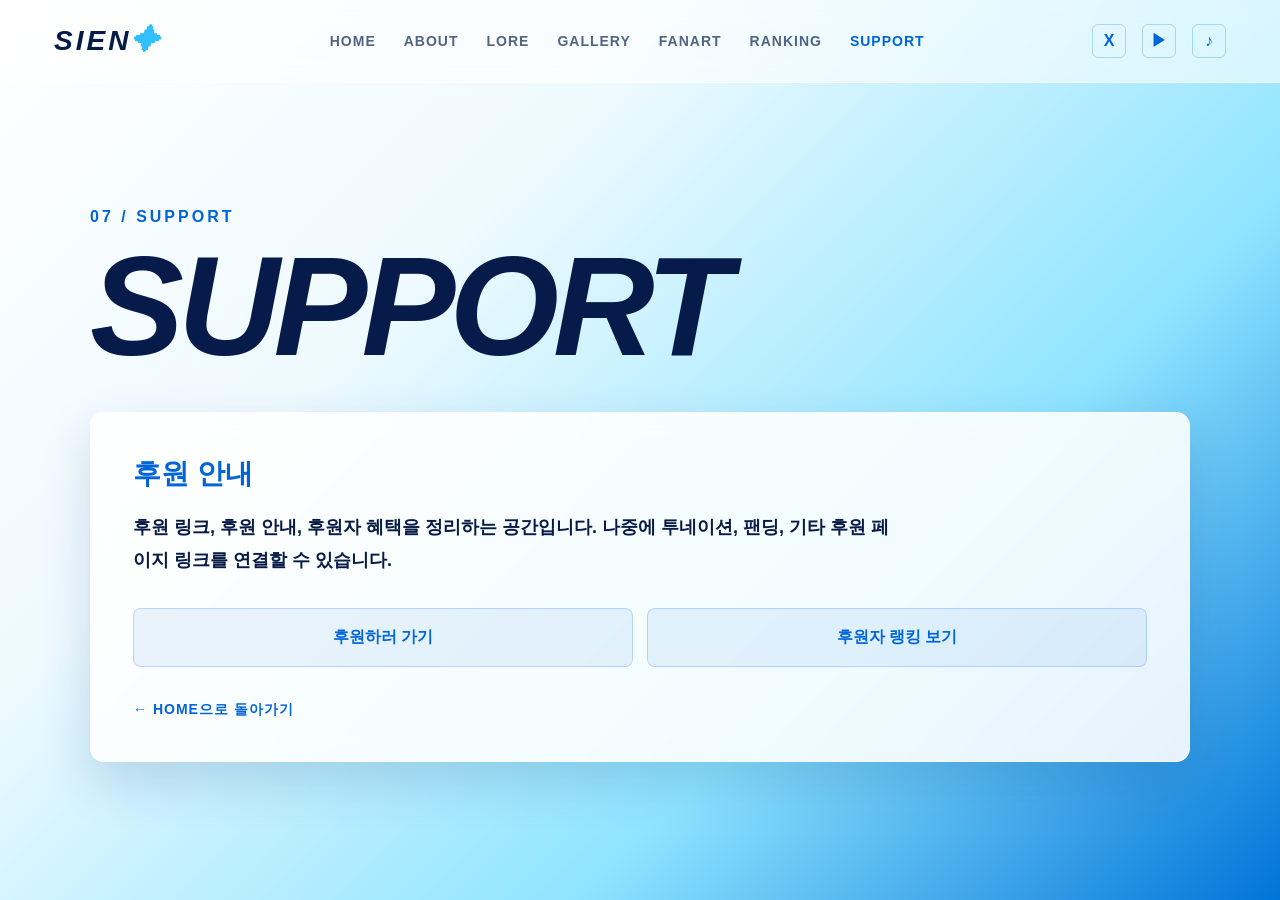
<file: support.html>
<!DOCTYPE html>
<html lang="ko">
<head>
  <meta charset="UTF-8" />
  <meta name="viewport" content="width=device-width, initial-scale=1.0" />

  <title>SUPPORT | SIEN</title>

  
  <link rel="stylesheet" href="transition.css" />
<style>
    :root {
      --cyan: #31bfff;
      --blue: #0065d8;
      --deep-blue: #061b4a;
      --text: #071b46;
      --card: rgba(255, 255, 255, 0.88);
      --line: rgba(6, 27, 74, 0.14);
    }

    * {
      box-sizing: border-box;
    }

    html,
    body {
      margin: 0;
      min-height: 100%;
      font-family: Arial, Helvetica, sans-serif;
      color: var(--text);
    }

    body {
      background: linear-gradient(
        135deg,
        #ffffff 0%,
        #eefaff 32%,
        #8ee4ff 68%,
        #0074d9 100%
      );
      overflow-x: hidden;
      animation: pageEnter 0.55s ease forwards;
    }

    body.is-leaving {
      animation: pageLeave 0.35s ease forwards;
    }

    a {
      text-decoration: none;
      color: inherit;
    }

    @keyframes pageEnter {
      from {
        opacity: 0;
        transform: translateY(24px);
      }

      to {
        opacity: 1;
        transform: translateY(0);
      }
    }

    @keyframes pageLeave {
      from {
        opacity: 1;
        transform: translateY(0);
      }

      to {
        opacity: 0;
        transform: translateY(-18px);
      }
    }

    .top-nav {
      position: fixed;
      top: 0;
      left: 0;
      z-index: 20;
      width: 100%;
      padding: 24px 54px;

      display: flex;
      justify-content: space-between;
      align-items: center;

      background: rgba(255, 255, 255, 0.58);
      border-bottom: 1px solid rgba(255, 255, 255, 0.7);
      backdrop-filter: blur(14px);
    }

    .logo {
      font-size: 28px;
      font-weight: 900;
      font-style: italic;
      letter-spacing: 3px;
      color: var(--deep-blue);
    }

    .logo span {
      color: var(--cyan);
    }

    .menu {
      display: flex;
      align-items: center;
      gap: 28px;
    }

    .menu a {
      font-size: 14px;
      font-weight: 900;
      letter-spacing: 1px;
      color: rgba(6, 27, 74, 0.68);
      transition: 0.2s;
    }

    .menu a:hover,
    .menu a.active {
      color: var(--blue);
    }

    .social {
      display: flex;
      gap: 16px;
    }

    .social a {
      width: 34px;
      height: 34px;
      display: grid;
      place-items: center;

      border: 1px solid rgba(0, 101, 216, 0.24);
      border-radius: 6px;

      color: var(--blue);
      font-weight: 900;
      transition: 0.2s;
    }

    .social a:hover {
      background: var(--blue);
      color: white;
      transform: translateY(-2px);
    }

    .page {
      min-height: 100vh;
      padding: 150px 72px 80px;
      display: flex;
      align-items: center;
      justify-content: center;
    }

    .content {
      width: min(1100px, 100%);
    }

    .page-label {
      margin-bottom: 18px;
      color: var(--blue);
      font-size: 16px;
      font-weight: 900;
      letter-spacing: 3px;
    }

    h1 {
      margin: 0;
      font-size: clamp(68px, 11vw, 160px);
      line-height: 0.9;
      font-weight: 900;
      font-style: italic;
      letter-spacing: -6px;
      color: var(--deep-blue);
    }

    .content-card {
      margin-top: 42px;
      padding: 42px;

      background: var(--card);
      border: 1px solid rgba(255, 255, 255, 0.8);
      border-radius: 14px;
      box-shadow: 0 20px 50px rgba(3, 50, 112, 0.16);
      backdrop-filter: blur(12px);
    }

    .content-card h2 {
      margin: 0 0 18px;
      font-size: 28px;
      color: var(--blue);
    }

    .content-card p {
      margin: 0;
      max-width: 760px;
      font-size: 18px;
      line-height: 1.8;
      font-weight: 600;
    }

    .support-buttons {
      display: grid;
      grid-template-columns: repeat(2, 1fr);
      gap: 14px;
      margin-top: 32px;
    }

    .support-button {
      padding: 18px 20px;
      border-radius: 8px;
      border: 1px solid rgba(0, 101, 216, 0.2);
      background: rgba(0, 101, 216, 0.08);
      color: var(--blue);
      font-weight: 900;
      text-align: center;
      transition: 0.2s;
    }

    .support-button:hover {
      background: var(--blue);
      color: white;
      transform: translateY(-3px);
    }

    .back-link {
      display: inline-block;
      margin-top: 34px;
      color: var(--blue);
      font-size: 14px;
      font-weight: 900;
      letter-spacing: 1px;
    }

    @media (max-width: 900px) {
      .top-nav {
        position: static;
        flex-direction: column;
        gap: 20px;
        padding: 24px;
      }

      .menu {
        flex-wrap: wrap;
        justify-content: center;
        gap: 16px;
      }

      .page {
        padding: 70px 24px;
      }

      h1 {
        letter-spacing: -3px;
      }

      .content-card {
        padding: 28px;
      }

      .support-buttons {
        grid-template-columns: 1fr;
      }
    }
  </style>
</head>

<body>
  <header class="top-nav">
    <a href="index.html" class="logo">SIEN<span>✦</span></a>

    <nav class="menu">
      <a href="index.html">HOME</a>
      <a href="about.html">ABOUT</a>
      <a href="lore.html">LORE</a>
      <a href="gallery.html">GALLERY</a>
      <a href="fanart.html">FANART</a>
      <a href="ranking.html">RANKING</a>
      <a href="support.html" class="active">SUPPORT</a>
    </nav>

    <div class="social">
      <a href="#" aria-label="X">X</a>
      <a href="#" aria-label="YouTube">▶</a>
      <a href="#" aria-label="TikTok">♪</a>
    </div>
  </header>

  <main class="page">
    <section class="content">
      <div class="page-label">07 / SUPPORT</div>
      <h1>SUPPORT</h1>

      <div class="content-card">
        <h2>후원 안내</h2>
        <p>
          후원 링크, 후원 안내, 후원자 혜택을 정리하는 공간입니다.
          나중에 투네이션, 팬딩, 기타 후원 페이지 링크를 연결할 수 있습니다.
        </p>

        <div class="support-buttons">
          <a href="#" class="support-button">후원하러 가기</a>
          <a href="ranking.html" class="support-button">후원자 랭킹 보기</a>
        </div>

        <a href="index.html" class="back-link">← HOME으로 돌아가기</a>
      </div>
    </section>
  </main>
  <script src="transition.js"></script>
</body>
</html>
</file>
<file: transition.css>
/* SIEN - 고래 꼬리 물살 / 자연스러운 대각선 물결 스윕 전환 */

.whale-transition {
  position: fixed;
  inset: 0;
  z-index: 9999;
  pointer-events: none;
  overflow: hidden;

  --x: 50vw;
  --y: 50vh;
}

/* 클릭 위치의 하얀 물보라 */
.tail-splash {
  position: absolute;
  left: var(--x);
  top: var(--y);
  width: 310px;
  height: 170px;
  transform: translate(-50%, -50%) rotate(-18deg);
  opacity: 0;
  animation: splashAppear 0.68s ease-out forwards;
}

.tail-splash svg {
  width: 100%;
  height: 100%;
  overflow: visible;
}

/* 중심 물보라 선 */
.splash-line-main {
  fill: none;
  stroke: rgba(255, 255, 255, 0.98);
  stroke-width: 8;
  stroke-linecap: round;
  stroke-linejoin: round;
  stroke-dasharray: 360;
  stroke-dashoffset: 360;
  filter:
    drop-shadow(0 0 8px rgba(255, 255, 255, 0.9))
    drop-shadow(0 0 18px rgba(49, 191, 255, 0.65));
  animation: drawSplashLine 0.48s ease-out forwards;
}

/* 보조 물보라 선 */
.splash-line-sub {
  fill: none;
  stroke: rgba(200, 247, 255, 0.78);
  stroke-width: 4;
  stroke-linecap: round;
  stroke-linejoin: round;
  stroke-dasharray: 260;
  stroke-dashoffset: 260;
  filter: drop-shadow(0 0 10px rgba(49, 191, 255, 0.45));
  animation: drawSplashLine 0.52s ease-out forwards;
  animation-delay: 0.06s;
}

/* 튀어 오르는 작은 흰 물방울 */
.splash-dot {
  fill: rgba(255, 255, 255, 0.95);
  filter:
    drop-shadow(0 0 6px rgba(255,255,255,0.8))
    drop-shadow(0 0 12px rgba(49,191,255,0.5));
  opacity: 0;
  animation: dotPop 0.62s ease-out forwards;
}

.splash-dot.d2 { animation-delay: 0.04s; }
.splash-dot.d3 { animation-delay: 0.08s; }
.splash-dot.d4 { animation-delay: 0.12s; }

/* 대각선 S자 파도 덩어리 */
.whale-wake {
  position: absolute;
  width: 185vw;
  height: 160vh;
  top: -32vh;
}

.whale-wake svg {
  width: 100%;
  height: 100%;
  display: block;
}

.whale-transition.from-right .whale-wake {
  right: -68vw;
  transform: translateX(105%) rotate(-15deg);
  animation: wakeSweepRight 0.9s cubic-bezier(0.25, 0.85, 0.25, 1) forwards;
}

.whale-transition.from-left .whale-wake {
  left: -68vw;
  transform: translateX(-105%) rotate(15deg);
  animation: wakeSweepLeft 0.9s cubic-bezier(0.25, 0.85, 0.25, 1) forwards;
}

/* 파도의 하얀 거품 가장자리 */
.wake-foam-edge {
  fill: none;
  stroke: rgba(255, 255, 255, 0.92);
  stroke-width: 7;
  stroke-linecap: round;
  stroke-linejoin: round;
  stroke-dasharray: 96 34;
  stroke-dashoffset: 160;
  filter:
    drop-shadow(0 0 8px rgba(255, 255, 255, 0.7))
    drop-shadow(0 0 16px rgba(49, 191, 255, 0.45));
  animation: foamEdgeFlow 0.88s ease-out forwards;
}

/* 파도 안쪽 얇은 물결선 */
.wake-foam-inner {
  fill: none;
  stroke: rgba(215, 250, 255, 0.55);
  stroke-width: 3;
  stroke-linecap: round;
  stroke-linejoin: round;
  stroke-dasharray: 55 28;
  stroke-dashoffset: 100;
  animation: foamEdgeFlow 0.88s ease-out forwards;
  animation-delay: 0.06s;
}

/* 짧게 흩어지는 흰 물살 선 */
.sea-streak {
  position: absolute;
  left: var(--x);
  top: var(--y);
  width: var(--length);
  height: 3px;
  border-radius: 999px;
  background: rgba(255, 255, 255, 0.9);
  box-shadow:
    0 0 8px rgba(255,255,255,0.85),
    0 0 14px rgba(49,191,255,0.5);
  opacity: 0;
  transform: translate(-50%, -50%) rotate(var(--angle));
  animation: streakFly 0.64s ease-out forwards;
  animation-delay: var(--delay);
}

@keyframes splashAppear {
  0% {
    opacity: 0;
    transform: translate(-50%, -50%) rotate(-18deg) scale(0.74);
  }

  18% {
    opacity: 1;
  }

  72% {
    opacity: 0.9;
  }

  100% {
    opacity: 0;
    transform: translate(-50%, -50%) rotate(-18deg) scale(1.18);
  }
}

@keyframes drawSplashLine {
  0% {
    stroke-dashoffset: 360;
  }

  100% {
    stroke-dashoffset: 0;
  }
}

@keyframes dotPop {
  0% {
    opacity: 0;
    transform: translateY(10px) scale(0.4);
  }

  25% {
    opacity: 1;
  }

  100% {
    opacity: 0;
    transform: translateY(-32px) scale(1.05);
  }
}

@keyframes wakeSweepRight {
  0% {
    transform: translateX(105%) rotate(-15deg);
    opacity: 0.96;
  }

  100% {
    transform: translateX(-18%) rotate(-15deg);
    opacity: 1;
  }
}

@keyframes wakeSweepLeft {
  0% {
    transform: translateX(-105%) rotate(15deg);
    opacity: 0.96;
  }

  100% {
    transform: translateX(18%) rotate(15deg);
    opacity: 1;
  }
}

@keyframes foamEdgeFlow {
  0% {
    stroke-dashoffset: 180;
    opacity: 0;
  }

  24% {
    opacity: 1;
  }

  100% {
    stroke-dashoffset: 0;
    opacity: 0.78;
  }
}

@keyframes streakFly {
  0% {
    opacity: 0;
    transform:
      translate(-50%, -50%)
      rotate(var(--angle))
      translateX(0)
      scaleX(0.4);
  }

  24% {
    opacity: 1;
  }

  100% {
    opacity: 0;
    transform:
      translate(-50%, -50%)
      rotate(var(--angle))
      translateX(var(--move))
      scaleX(1.05);
  }
}
</file>
